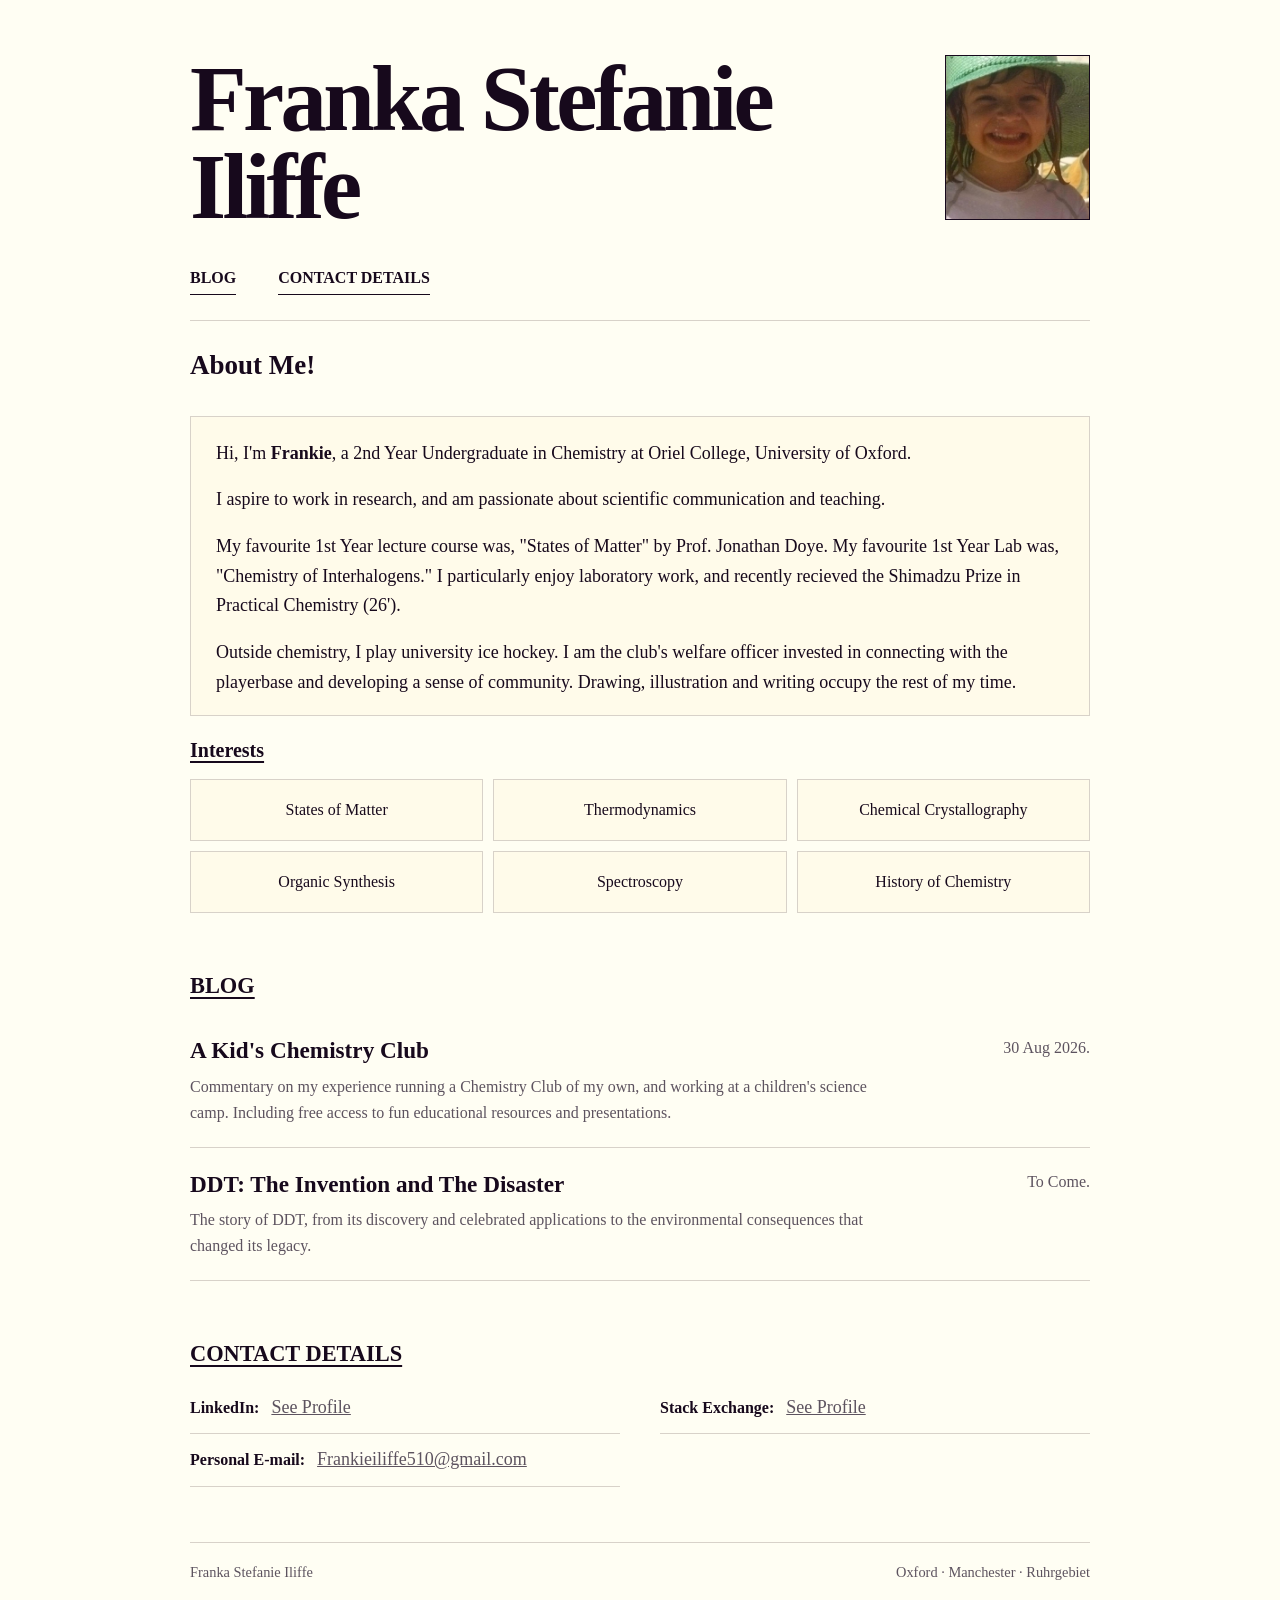
<file: index.html>
<!doctype html>
<html lang="en">
<head>
  <meta charset="utf-8">
  <meta name="viewport" content="width=device-width, initial-scale=1">
  <title>Franka Stefanie Iliffe</title>
  <link rel="stylesheet" href="style.css">
</head>
<body>
<main class="site">
  <header class="header">
    <div class="header-main">
      <a class="site-name" href="index.html">Franka Stefanie Iliffe</a>
      <nav class="nav" aria-label="Main navigation">
        <a href="#blog">BLOG</a>
        <a href="#contact">CONTACT DETAILS</a>
      </nav>
    </div>
    <div class="profile-photo">
      <img src="IMG_3393.JPG" alt="Franka Stefanie Iliffe">
    </div>
  </header>

  <h2 class="about-heading">About Me!</h2>
  <section class="about">
    <p>Hi, I'm <strong>Frankie</strong>, a 2nd Year Undergraduate in Chemistry at Oriel College, University of Oxford.</p>
    <p>I aspire to work in research, and am passionate about scientific communication and teaching.</p>
    <p>My favourite 1st Year lecture course was, "States of Matter" by Prof. Jonathan Doye. My favourite 1st Year Lab was, "Chemistry of Interhalogens." I particularly enjoy laboratory work, and recently recieved the Shimadzu Prize in Practical Chemistry (26').</p>
    <p>Outside chemistry, I play university ice hockey. I am the club's welfare officer invested in connecting with the playerbase and developing a sense of community. Drawing, illustration and writing occupy the rest of my time. </p>
  </section>

  <section id="interests">

    <h2 class="interests-heading">Interests</h2>

    <div class="interests">
        <a href="#blog">States of Matter</a>
        <a href="#blog">Thermodynamics</a>
        <a href="#blog">Chemical Crystallography</a>
        <a href="#blog">Organic Synthesis</a>
        <a href="#blog">Spectroscopy</a>
        <a href="#blog">History of Chemistry</a>
    </div>

</section>

  <section id="blog" class="blog">
    <div class="section-title">BLOG</div>
    <article class="blog-row">
      <div>
        <a class="post-title" href="teaching-science-to-children.html">A Kid's Chemistry Club</a>
        <p class="post-description">Commentary on my experience running a Chemistry Club of my own, and working at a children's science camp. Including free access to fun educational resources and presentations.</p>
      </div>
      <time>30 Aug 2026.</time>
    </article>
    <article class="blog-row">
      <div>
        <a class="post-title" href="posts/ddt.html">DDT: The Invention and The Disaster</a>
        <p class="post-description">The story of DDT, from its discovery and celebrated applications to the environmental consequences that changed its legacy.</p>
      </div>
      <time>To Come.</time>
    </article>
  </section>

  <section id="contact" class="contact">
    <div class="section-title">CONTACT DETAILS</div>
    <div class="contact-grid">
      <div><span class="contact-label">LinkedIn:</span><a href="https://www.linkedin.com/in/franka-iliffe-574355298/" target="_blank" rel="noopener noreferrer">See Profile</a></div>
      <div><span class="contact-label">Stack Exchange:</span><a href="https://chemistry.stackexchange.com/users/151918/franka-iliffe" target="_blank" rel="noopener noreferrer">See Profile</a></div>
      <div><span class="contact-label">Personal E-mail:</span><a href="mailto:Frankieiliffe510@gmail.com">Frankieiliffe510@gmail.com</a></div>
    </div>
  </section>

  <footer><span>Franka Stefanie Iliffe</span><span>Oxford · Manchester · Ruhrgebiet</span></footer>
</main>
</body>
</html>
</file>
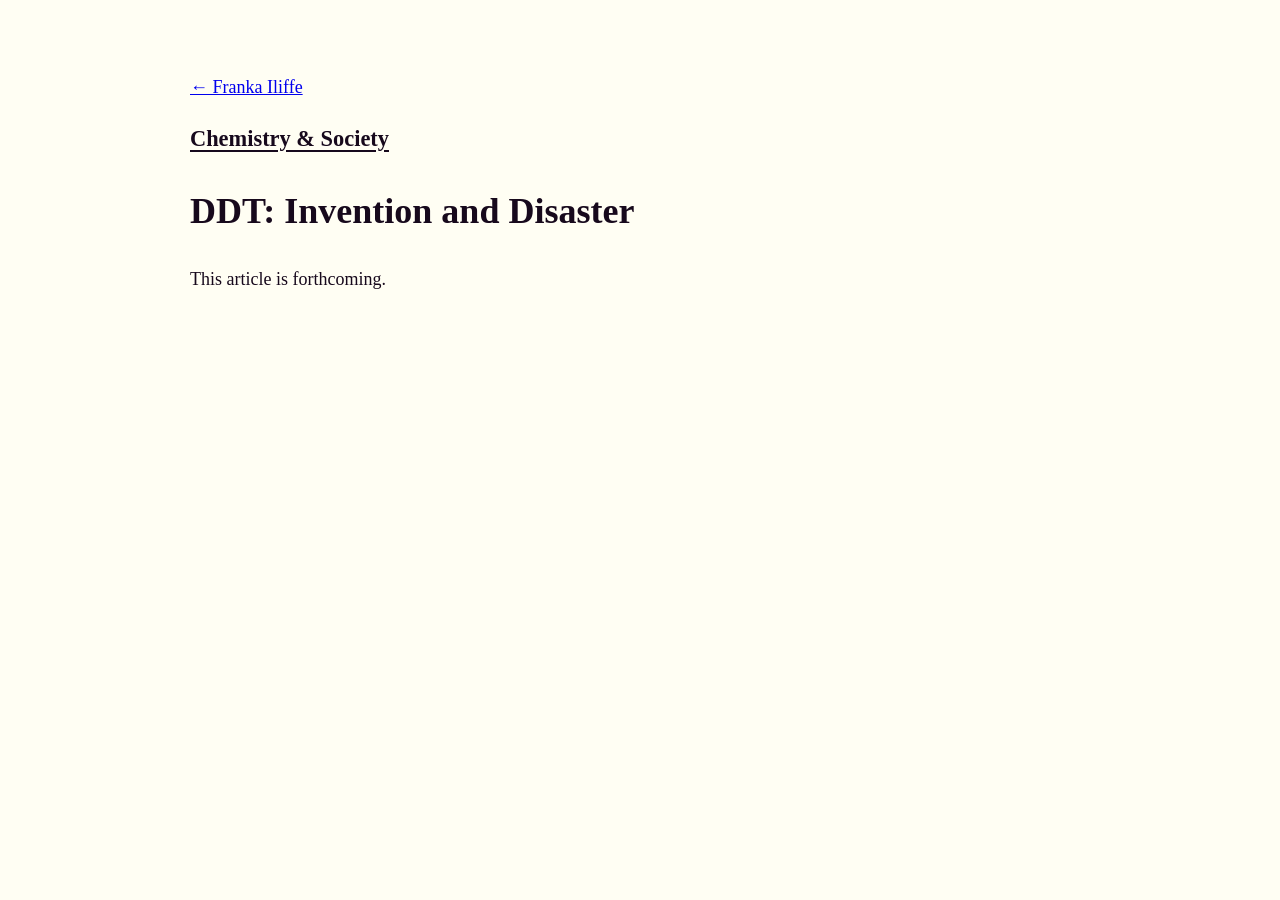
<file: ddt.html>
<!doctype html><html lang="en"><head><meta charset="utf-8"><meta name="viewport" content="width=device-width, initial-scale=1"><title>DDT: Invention and Disaster — Franka Iliffe</title><link rel="stylesheet" href="../style.css"></head><body><main class="site"><p><a href="../index.html">← Franka Iliffe</a></p><p class="section-title">Chemistry & Society</p><h1>DDT: Invention and Disaster</h1><p>This article is forthcoming.</p></main></body></html>
</file>
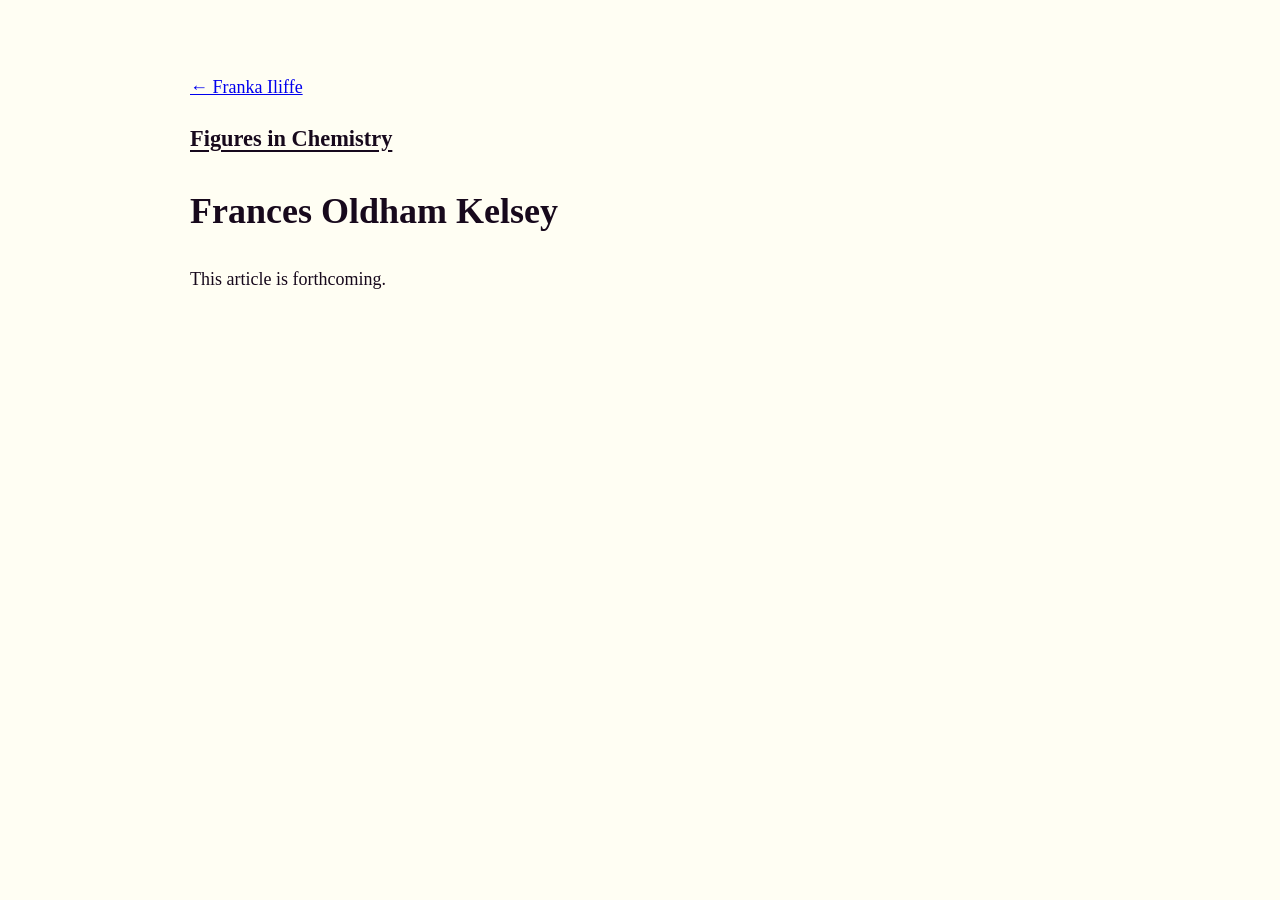
<file: frances-oldham-kelsey.html>
<!doctype html><html lang="en"><head><meta charset="utf-8"><meta name="viewport" content="width=device-width, initial-scale=1"><title>Frances Oldham Kelsey — Franka Iliffe</title><link rel="stylesheet" href="../style.css"></head><body><main class="site"><p><a href="../index.html">← Franka Iliffe</a></p><p class="section-title">Figures in Chemistry</p><h1>Frances Oldham Kelsey</h1><p>This article is forthcoming.</p></main></body></html>
</file>
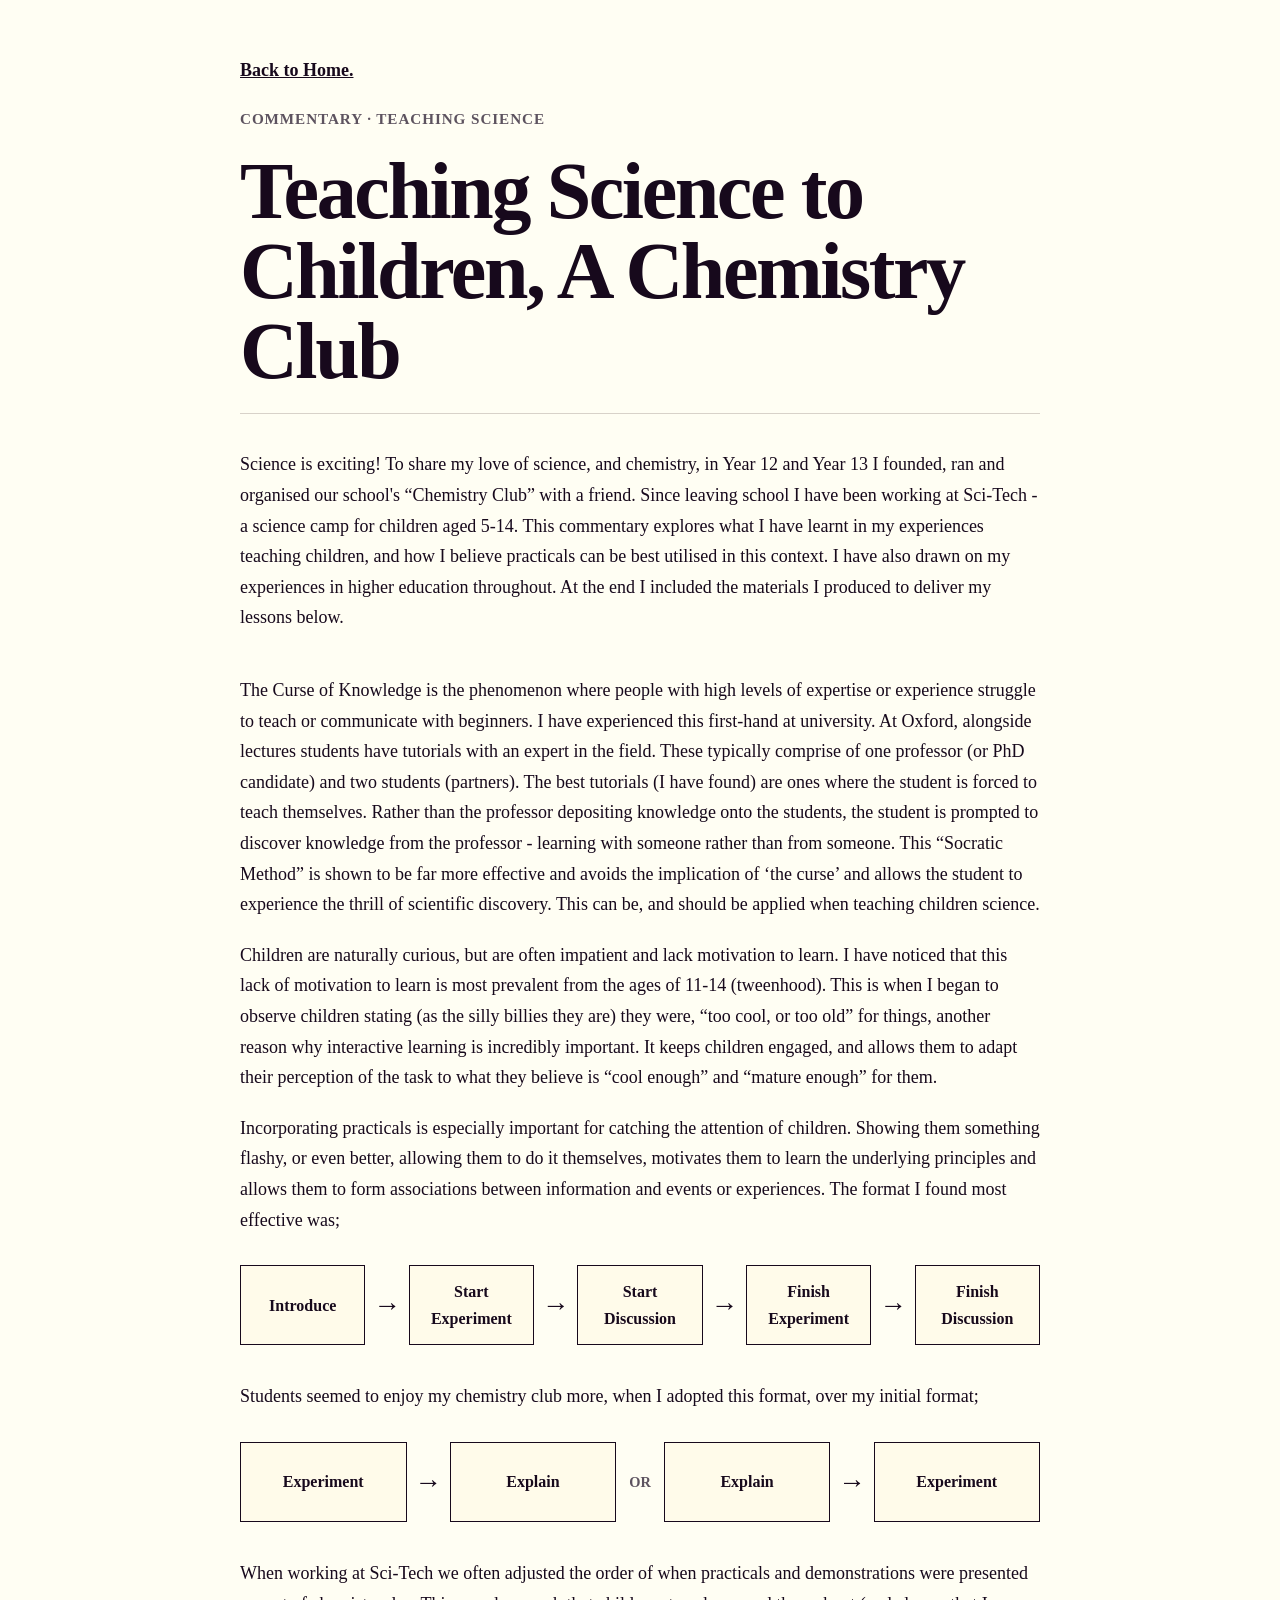
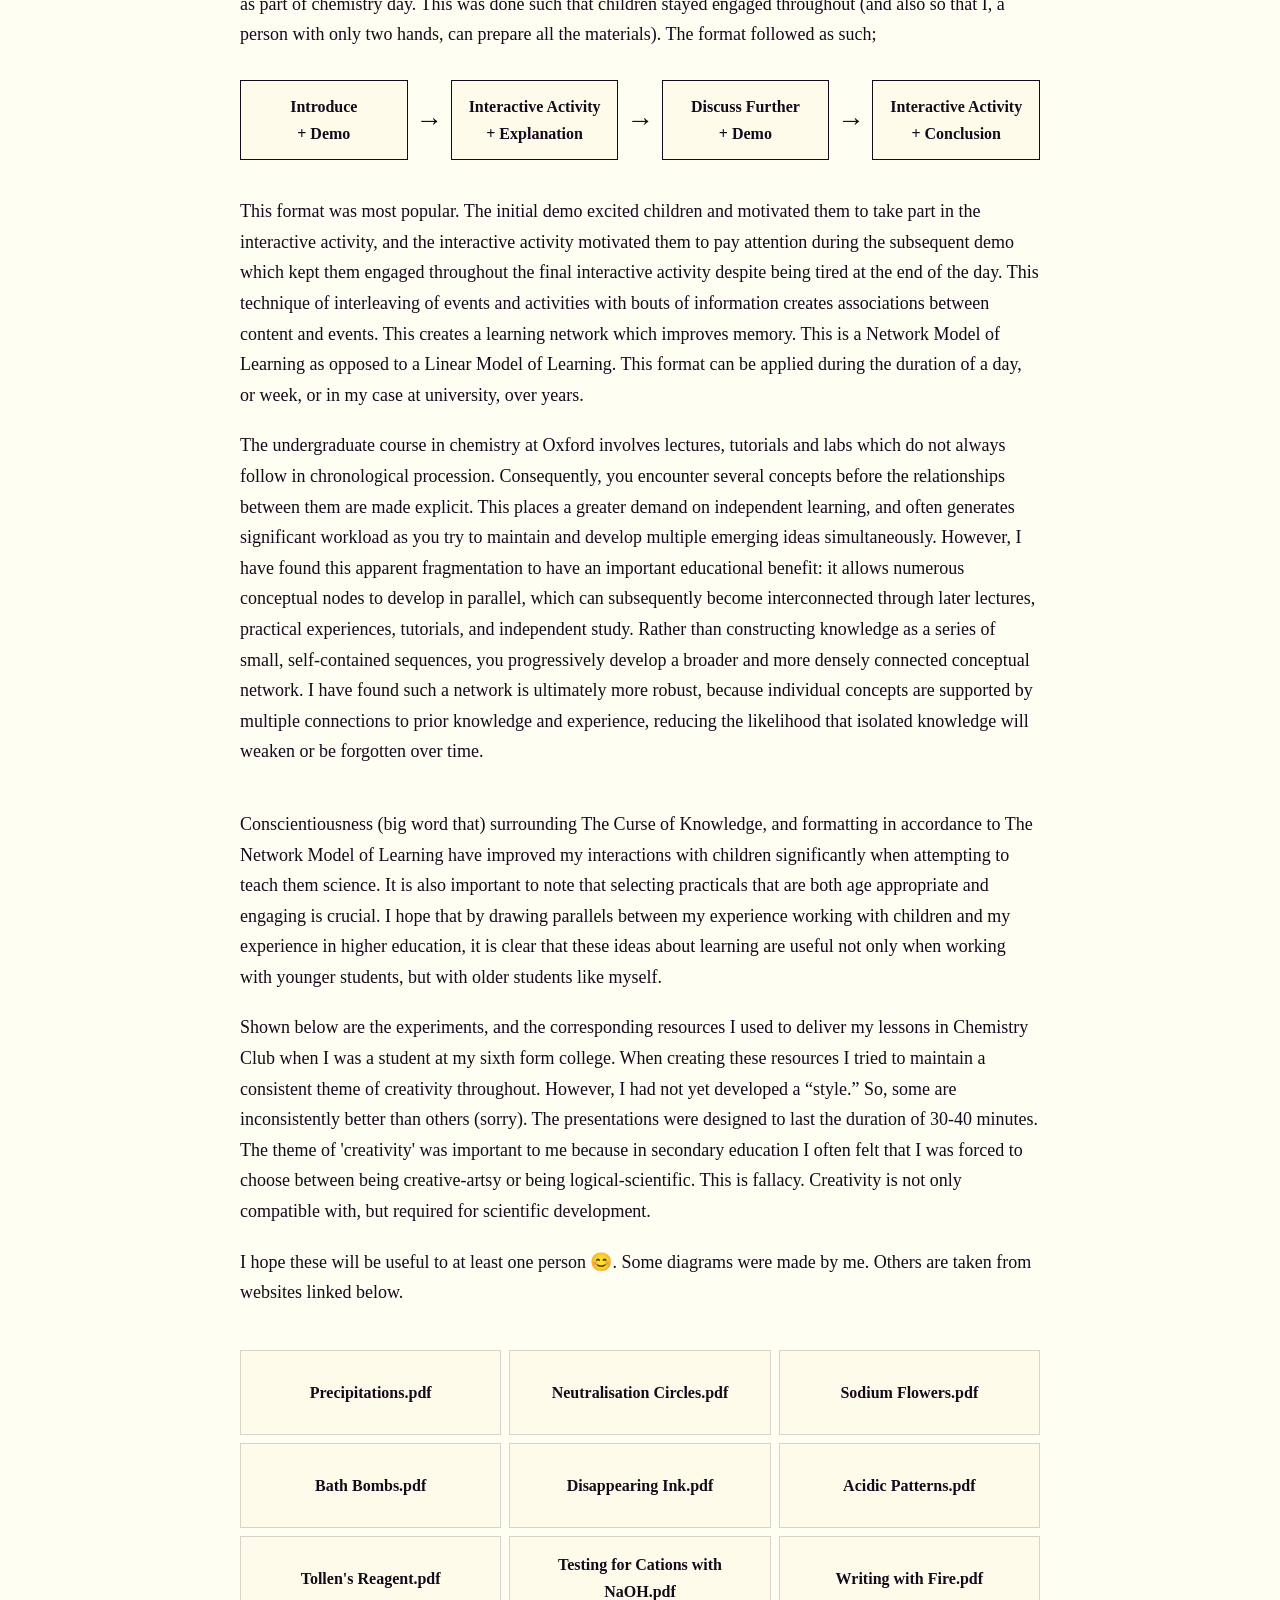
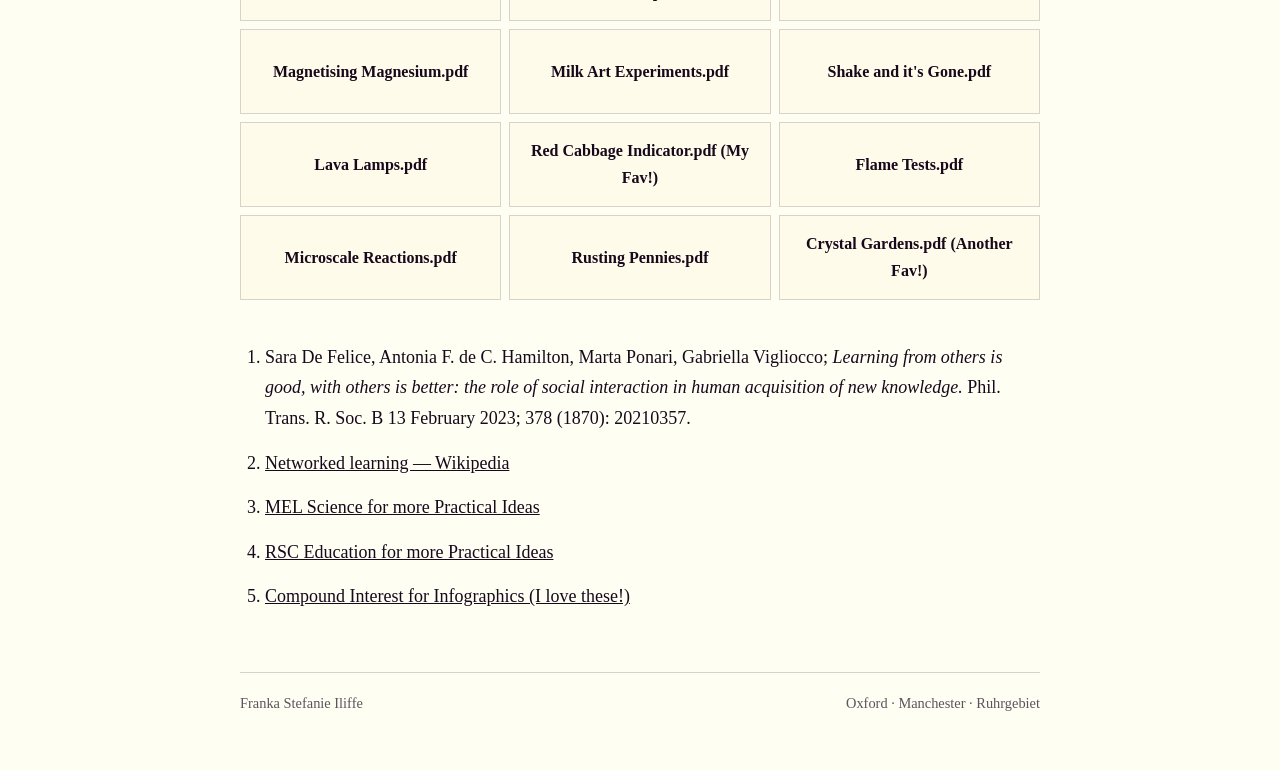
<file: teaching-science-to-children.html>
<!doctype html>
<html lang="en">

<head>

    <meta charset="utf-8">

    <meta
        name="viewport"
        content="width=device-width, initial-scale=1"
    >

    <title>Teaching Science to Children, A Chemistry Club — Franka Iliffe</title>

    <link rel="stylesheet" href="style.css">

    <style>

        /* =====================================================
           ARTICLE PAGE
           ===================================================== */

        .article-page {
            width: min(800px, calc(100% - 48px));
            margin: 0 auto;
            padding: 55px 0 55px;

            color: var(--purple);
            font-family: "Times New Roman", Times, serif;
            font-size: 18px;
            line-height: 1.7;
        }


        /* ---------- Back link ---------- */

        .article-back {
            margin: 0 0 0px;
        }

        .article-back a {
            color: var(--purple);
            font-weight: bold;
            text-decoration: underline;
        }


        /* ---------- Article heading ---------- */

        .article-header {
            padding-bottom: 22px;
            margin-bottom: 35px;

            border-bottom: 1px solid var(--line);
        }

        .article-kicker {
            margin: 0 0 8px;

            color: var(--muted);

            font-family: "Times New Roman", Times, serif;
            font-size: 0.95rem;
            font-weight: bold;

            text-transform: uppercase;
            letter-spacing: 0.06em;
        }

        .article-header h1 {
            max-width: 820px;
            margin: 0;

            color: var(--purple);

            font-family: "Times New Roman", Times, serif;
            font-size: clamp(2.8rem, 7vw, 5rem);
            font-weight: bold;
            line-height: 1;
            letter-spacing: -0.03em;
        }


        /* ---------- Sections ---------- */

        .article-page section {
            margin: 0 0 42px;
        }

        .article-page h2 {
            margin: 0 0 14px;

            color: var(--purple);

            font-family: "Times New Roman", Times, serif;
            font-size: 1.55rem;
            font-weight: bold;

            text-decoration: underline;
            text-underline-offset: 4px;
        }

        .article-page p {
            max-width: 800px;
            margin: 0 0 20px;
        }


        /* =====================================================
           FLOW DIAGRAMS
           ===================================================== */

        .flow-section {
            margin: 30px 0 36px;
        }

        .flow-title {
            margin-bottom: 14px;

            color: var(--purple);

            font-family: "Times New Roman", Times, serif;
            font-size: 1.15rem;
            font-weight: bold;
        }

        .flow {
            display: flex;
            align-items: stretch;
            justify-content: center;

            width: 100%;

            gap: 8px;
        }

        .flow-box {
            display: flex;
            align-items: center;
            justify-content: center;

            min-height: 80px;

            padding: 12px 14px;

            background: var(--soft-yellow);
            border: 1px solid var(--purple);

            color: var(--purple);

            font-family: "Times New Roman", Times, serif;
            font-size: 1rem;
            font-weight: bold;

            text-align: center;

            flex: 1;
        }

        .flow-arrow {
            display: flex;
            align-items: center;
            justify-content: center;

            color: var(--purple);

            font-family: "Times New Roman", Times, serif;
            font-size: 1.7rem;
            font-weight: bold;

            flex-shrink: 0;
        }

        .flow-or {
            display: flex;
            align-items: center;
            justify-content: center;

            padding: 0 5px;

            color: var(--muted);

            font-family: "Times New Roman", Times, serif;
            font-size: 0.9rem;
            font-weight: bold;

            flex-shrink: 0;
        }


        /* =====================================================
           RESOURCE BOXES
           ===================================================== */

        .resource-grid {
            display: grid;

            grid-template-columns: repeat(3, 1fr);

            gap: 8px;

            margin-top: 20px;
        }

        .resource-box {
            display: flex;
            align-items: center;
            justify-content: center;

            min-height: 85px;

            padding: 10px;

            background: var(--soft-yellow);
            border: 1px solid var(--line);

            color: var(--purple);

            font-family: "Times New Roman", Times, serif;
            font-size: 1rem;
            font-weight: bold;

            text-align: center;
            text-decoration: none;
        }

        .resource-box:hover {
            background: var(--purple);
            color: var(--background);
        }


        /* =====================================================
           REFERENCES
           ===================================================== */

        .references {
            max-width: 800px;

            padding-left: 25px;
        }

        .references li {
            margin-bottom: 14px;
        }

        .references a {
            color: var(--purple);
        }


        /* =====================================================
           FOOTER
           ===================================================== */

        .article-footer {
            display: flex;
            justify-content: space-between;

            margin-top: 60px;
            padding-top: 18px;

            border-top: 1px solid var(--line);

            color: var(--muted);

            font-family: "Times New Roman", Times, serif;
            font-size: 0.9rem;
        }


        /* =====================================================
           MOBILE
           ===================================================== */

        @media (max-width: 800px) {

            .article-page {
                width: min(100% - 30px, 900px);
                padding-top: 35px;
            }

            .flow {
                flex-direction: column;
            }

            .flow-box {
                width: 100%;
                flex: none;
            }

            .flow-arrow {
                transform: rotate(90deg);
            }

            .flow-or {
                min-height: 35px;
            }

            .resource-grid {
                grid-template-columns: 1fr;
            }

            .article-footer {
                display: block;
            }

            .article-footer span {
                display: block;
                margin-bottom: 6px;
            }
        }

    </style>

</head>


<body>

<main class="article-page">


    <!-- =====================================================
         HEADER
         ===================================================== -->

    <p class="article-back">
        <a href="https://frankailiffe.github.io/Personal-Blog/##contact">Back to Home.</a>
    </p>


    <header class="article-header">

        <p class="article-kicker">
            Commentary · Teaching Science
        </p>

        <h1>
            Teaching Science to Children, A Chemistry Club
        </h1>

    </header>


    <!-- =====================================================
         INTRODUCTION
         ===================================================== -->

    <section>

        <p>
            Science is exciting! To share my love of science, and chemistry, in Year 12 and Year 13 I founded, ran and organised our              school's “Chemistry Club” with a friend. Since leaving school I have been working at Sci-Tech
            - a science camp for children aged 5-14. This commentary explores what I have learnt in my experiences
            teaching children, and how I believe practicals can be best utilised in this context. 
            I have also drawn on my experiences in higher education throughout. At the end I included the materials I produced to 
            deliver my lessons below.
        </p>

    </section>


    <!-- =====================================================
         DISCUSSION
         ===================================================== -->

    <section>

        <p>
            The Curse of Knowledge is the phenomenon where people with high
            levels of expertise or experience struggle to teach or communicate
            with beginners. I have experienced this first-hand at university.
            At Oxford, alongside lectures students have tutorials with an
            expert in the field. These typically comprise of one professor (or PhD candidate) and
            two students (partners). The best tutorials (I have found) are
            ones where the student is forced to teach themselves. Rather than
            the professor depositing knowledge onto the students, the student
            is prompted to discover knowledge from the professor - learning
            with someone rather than from someone. This “Socratic Method” is shown to be far more effective and avoids
            the implication of ‘the curse’ and allows the student to experience
            the thrill of scientific discovery. This can be, and should be
            applied when teaching children science.
        </p>

        <p>
            Children are naturally curious, but are often impatient and lack
            motivation to learn. I have noticed that this lack of motivation to learn
            is most prevalent from the ages of 11-14 (tweenhood). This is when
            I began to observe children stating (as the silly billies they are) they
            were, “too cool, or too old” for things, another reason why
            interactive learning is incredibly important. It keeps children engaged, and allows them to adapt their
            perception of the task to what they believe is “cool enough” and
            “mature enough” for them.
        </p>

        <p>
            Incorporating practicals is especially important for catching the
            attention of children. Showing them something flashy, or even
            better, allowing them to do it themselves, motivates them to learn
            the underlying principles and allows them to form associations between information and events or experiences. 
            The format I found most effective was;
        </p>


        <!-- FIRST FLOW DIAGRAM -->

        <div class="flow-section">

            <div class="flow">

                <div class="flow-box">
                    Introduce
                </div>

                <div class="flow-arrow">
                    →
                </div>

                <div class="flow-box">
                    Start<br>Experiment
                </div>

                <div class="flow-arrow">
                    →
                </div>

                <div class="flow-box">
                    Start<br>Discussion
                </div>

                <div class="flow-arrow">
                    →
                </div>

                <div class="flow-box">
                    Finish<br>Experiment
                </div>

                <div class="flow-arrow">
                    →
                </div>

                <div class="flow-box">
                    Finish<br>Discussion
                </div>

            </div>

        </div>


        <p>
            Students seemed to enjoy my chemistry club more, when I adopted
            this format, over my initial format;
        </p>


        <!-- SECOND FLOW DIAGRAM -->

        <div class="flow-section">

            <div class="flow">

                <div class="flow-box">
                    Experiment
                </div>

                <div class="flow-arrow">
                    →
                </div>

                <div class="flow-box">
                    Explain
                </div>

                <div class="flow-or">
                    OR
                </div>

                <div class="flow-box">
                    Explain
                </div>

                <div class="flow-arrow">
                    →
                </div>

                <div class="flow-box">
                    Experiment
                </div>

            </div>

        </div>


        <p>
            When working at Sci-Tech we often adjusted the order of when
            practicals and demonstrations were presented as part of chemistry day. 
            This was done such that children stayed engaged
            throughout (and also so that I, a person with only two hands, can
            prepare all the materials). The format followed as such;
        </p>


        <!-- THIRD FLOW DIAGRAM -->

        <div class="flow-section">

            <div class="flow">

                <div class="flow-box">
                    Introduce<br>+ Demo
                </div>

                <div class="flow-arrow">
                    →
                </div>

                <div class="flow-box">
                    Interactive Activity<br>+ Explanation
                </div>

                <div class="flow-arrow">
                    →
                </div>

                <div class="flow-box">
                    Discuss Further<br>+ Demo
                </div>

                <div class="flow-arrow">
                    →
                </div>

                <div class="flow-box">
                    Interactive Activity<br>+ Conclusion
                </div>

            </div>

        </div>


        <p>
            This format was most popular. The initial demo excited children and
            motivated them to take part in the interactive activity, and the
            interactive activity motivated them to pay attention during the
            subsequent demo which kept them engaged throughout the final
            interactive activity despite being tired at the end of the day. 
            This technique of interleaving of events and activities with bouts
            of information creates associations between content and events. 
            This creates a learning network which improves memory. This is a Network Model of Learning as opposed to a Linear Model of
            Learning. This format can be applied during the duration of a day, or week, or in my case at university, over years.
        </p>

        <p>
            The undergraduate course in chemistry at Oxford involves lectures, tutorials
            and labs which do not always follow in chronological procession.
            Consequently, you encounter several concepts before the relationships
            between them are made explicit. This places a greater demand on independent learning, and often
            generates significant workload as you try to maintain and develop
            multiple emerging ideas simultaneously. However, I have found this apparent fragmentation to have an important
            educational benefit: it allows numerous conceptual nodes to develop
            in parallel, which can subsequently become interconnected through
            later lectures, practical experiences, tutorials, and independent
            study. Rather than constructing knowledge as a series of small,
            self-contained sequences, you progressively develop a broader and
            more densely connected conceptual network. I have found such a network is ultimately more robust, because
            individual concepts are supported by multiple connections to prior
            knowledge and experience, reducing the likelihood that isolated
            knowledge will weaken or be forgotten over time.
        </p>

    </section>


    <!-- =====================================================
         CONCLUSION
         ===================================================== -->

    <section>

        <p>
            Conscientiousness (big word that) surrounding The Curse of
            Knowledge, and formatting in accordance to The Network Model of
            Learning have improved my interactions with children significantly
            when attempting to teach them science. It is also important to note that selecting practicals that are both
            age appropriate and engaging is crucial. I hope that by drawing parallels between my experience working with children 
            and my experience in higher education, it is clear that these ideas about learning are useful not only when working with 
            younger students, but with older students like myself. 
        </p>

        <p>
            Shown below are the experiments, and the corresponding resources I
            used to deliver my lessons in Chemistry Club when I was a student
            at my sixth form college. When creating these resources I tried to maintain a consistent
            theme of creativity throughout. However, I had not yet developed a “style.” So, some are
            inconsistently better than others (sorry). The presentations were
            designed to last the duration of 30-40 minutes. The theme of 'creativity' was important to me because in secondary
            education I often felt that I was forced to choose between being creative-artsy or being logical-scientific. This is 
            fallacy. Creativity is not only compatible with, but required for scientific development.
        </p>

        <p>
            I hope these will be useful to at least one person 😊. Some diagrams were made by me. 
            Others are taken from websites linked below. 
        </p>

    </section>


    <!-- =====================================================
         RESOURCES
         ===================================================== -->

    <section>

        <div class="resource-grid">

            <a class="resource-box"
               href="https://drive.google.com/file/d/1yWseuAG6OAHykYwBPM19tPhYT8jurAnP/view?usp=drive_link">
                Precipitations.pdf
            </a>

            <a class="resource-box"
               href="https://drive.google.com/file/d/1dFR-tiX11j_auDNi68uLDMLMqTfiU3tp/view?usp=drive_link">
                Neutralisation Circles.pdf
            </a>

            <a class="resource-box"
               href="https://drive.google.com/file/d/17x5bOR189_Xyz0mzNA7cinesrG5pztN7/view?usp=drive_link">
                Sodium Flowers.pdf
            </a>

            <a class="resource-box"
               href="https://drive.google.com/file/d/1ghslaq9Oq3NAPLrrN4-_73o2bCvLl6xc/view?usp=drive_link">
                Bath Bombs.pdf
            </a>

            <a class="resource-box"
               href="https://drive.google.com/file/d/1LR0Zq0HYkDs5nGFXoe3Tv9xQ0CoVjSyT/view?usp=drive_link">
                Disappearing Ink.pdf
            </a>

            <a class="resource-box"
               href="https://drive.google.com/file/d/1x9ZzBp1769Rn5QqMtslhJKlIrsJFDD74/view?usp=drive_link">
                Acidic Patterns.pdf
            </a>

            <a class="resource-box"
               href="https://drive.google.com/file/d/1sbdfiJQJ1cbJwnM8sRBH-ZddwMviRUgr/view?usp=drive_link">
                Tollen's Reagent.pdf
            </a>

            <a class="resource-box"
               href="https://drive.google.com/file/d/1OLGXeufKnoA2vvl2B2pp4WJk0qZjbKM-/view?usp=drive_link">
                Testing for Cations with NaOH.pdf
            </a>

            <a class="resource-box"
               href="https://drive.google.com/file/d/1gS_UVeEV1G-omlu6nhBtR-tDcK0ZdQ_X/view?usp=drive_link">
                Writing with Fire.pdf
            </a>

            <a class="resource-box"
               href="https://drive.google.com/file/d/1_3bwflC5C0lo567kXLuloAWNiXEHmLHw/view?usp=drive_link">
                Magnetising Magnesium.pdf
            </a>

            <a class="resource-box"
               href="https://drive.google.com/file/d/1f1X25anaN9I6o32UivjMAoYZiZMDUTMz/view?usp=drive_link">
                Milk Art Experiments.pdf
            </a>

            <a class="resource-box"
               href="https://drive.google.com/file/d/18HpsP57J_QcFOaZ6BoZ_X38IbuQlhhG1/view?usp=drive_link">
                Shake and it's Gone.pdf
            </a>

            <a class="resource-box"
               href="https://drive.google.com/file/d/1aDKfNj-HY-_oti-dwYZUuIcpK6yTx0YW/view?usp=drive_link">
                Lava Lamps.pdf
            </a>

            <a class="resource-box"
               href="https://drive.google.com/file/d/1dkSFTZPeMRqaSau5k-KBjFLJMsz18sRX/view?usp=drive_link">
                Red Cabbage Indicator.pdf (My Fav!)
            </a>

            <a class="resource-box"
               href="https://drive.google.com/file/d/1DRn97A6m76pULJm9sQTrEStOzebo9MIY/view?usp=drive_link">
                Flame Tests.pdf
            </a>

            <a class="resource-box"
               href="https://drive.google.com/file/d/1W9ZHm-xytnu1g_w6L0BkdN5ZXQQHjjvz/view?usp=drive_link">
                Microscale Reactions.pdf
            </a>

            <a class="resource-box"
               href="https://drive.google.com/file/d/1NRAQHZiCZhL_qknZ6n_F5zLHf2jLZI5U/view?usp=drive_link">
                Rusting Pennies.pdf
            </a>

            <a class="resource-box"
               href="https://drive.google.com/file/d/1Qjc04f9wO1sIWzt3M75Pavsceg_i3g6O/view?usp=drive_link">
                Crystal Gardens.pdf (Another Fav!)
            </a>

        </div>

    </section>


    <!-- =====================================================
         CITATIONS
         ===================================================== -->

    <section>

        <ol class="references">

            <li>
                Sara De Felice, Antonia F. de C. Hamilton, Marta Ponari,
                Gabriella Vigliocco;
                <em>
                    Learning from others is good, with others is better:
                    the role of social interaction in human acquisition
                    of new knowledge.
                </em>
                Phil. Trans. R. Soc. B 13 February 2023;
                378 (1870): 20210357.
            </li>

            <li>
                <a
                    href="https://en.wikipedia.org/wiki/Networked_learning"
                    target="_blank"
                    rel="noopener noreferrer"
                >
                    Networked learning — Wikipedia
                </a>
            </li>

             <li>
                <a
                    href="https://melscience.com/GB-en/?utm_source=google&utm_campaign=UK_Search_Brand&utm_term=FLASHSALE&utm_medium=cpc&isbrand=true&gad_source=1&gad_campaignid=17885622956&gclid=CjwKCAjwzNTUBhAjEiwA7zcvWqBOrdM1AUmKT6ZUz3qo4g1sYOTZlwPKF7CoVrWm1u2-NOiRJ_IOxRoCOXgQAvD_BwE"
                    target="_blank"
                    rel="noopener noreferrer"
                >
                    MEL Science for more Practical Ideas
                </a>
            </li>

            <li>
                <a
                    href="https://edu.rsc.org"
                    target="_blank"
                    rel="noopener noreferrer"
                >
                    RSC Education for more Practical Ideas
                </a>
            </li>

            <li>
                <a
                    href="https://www.compoundchem.com"
                    target="_blank"
                    rel="noopener noreferrer"
                >
                    Compound Interest for Infographics (I love these!)
                </a>
            </li>
        </ol>

    </section>


    <!-- =====================================================
         FOOTER
         ===================================================== -->

    <footer class="article-footer">

        <span>
            Franka Stefanie Iliffe
        </span>

        <span>
            Oxford · Manchester · Ruhrgebiet
        </span>

    </footer>


</main>

</body>
</html>
</file>
<file: style.css>
/* =========================================================
   FRANKA STEFANIE ILIFFE
   Personal website
   ========================================================= */


/* ---------- Colour palette ---------- */

:root {
    --background: #fffef3;   /* extremely pale warm yellow */
    --purple: #17091c;       /* almost-black deep purple */
    --muted: #5d535f;
    --line: #d8d2c9;
    --soft-yellow: #fffbea;
}


/* ---------- Basic reset ---------- */

* {
    box-sizing: border-box;
}

html {
    scroll-behavior: smooth;
}

body {
    margin: 0;
    background: var(--background);
    color: var(--purple);
    font-family: "Times New Roman", Times, serif;
    font-size: 18px;
    line-height: 1.65;
}


/* ---------- Main page ---------- */

.site {
    width: min(900px, calc(100% - 48px));
    margin: 0 auto;
    padding: 55px 0 70px;
}


/* ---------- Header ---------- */

.header {
    position: relative;
    min-height: 180px;
    padding-bottom: 25px;
    border-bottom: 1px solid var(--line);
}

.header-main {
    padding-right: 190px;
}


/* Main name */

.site-name {
    display: inline-block;
    margin: 0 0 10px;

    color: var(--purple);

    font-family: "Times New Roman", Times, serif;
    font-size: clamp(3.2rem, 8vw, 5.8rem);
    font-weight: bold;
    line-height: 0.95;

    letter-spacing: -0.04em;
    text-decoration: none;
}


/* Navigation */

.nav {
    display: flex;
    gap: 42px;
    margin-top: 24px;
}

.nav a {
    color: var(--purple);

    font-family: "Times New Roman", Times, serif;
    font-size: 1rem;
    font-weight: bold;

    text-decoration: none;

    border-bottom: 1px solid var(--purple);
    padding-bottom: 2px;
}

.nav a:hover {
    opacity: 0.6;
}


/* Header photograph */

.profile-photo {
    position: absolute;
    top: 0;
    right: 0;

    width: 145px;
    height: 165px;

    border: 1px solid var(--purple);
    background: var(--soft-yellow);

    overflow: hidden;
}

.profile-photo img {
    display: block;

    width: 100%;
    height: 100%;

    object-fit: cover;
}


/* ---------- About section ---------- */

.about {
    margin-top: 28px;

    padding: 22px 25px 18px;

    border: 1px solid var(--line);
    background: var(--soft-yellow);
}

.about p {
    margin: 0 0 17px;
}

.about p:last-child {
    margin-bottom: 0;
}

.about strong {
    font-weight: bold;
}


/* ---------- Interests ---------- */

#interests {
    margin-top: 18px;
    margin-bottom: 55px;
}

.interests-heading {
    margin: 0 0 12px;

    color: var(--purple);

    font-family: "Times New Roman", Times, serif;
    font-size: 1.25rem;
    font-weight: bold;

    text-decoration: underline;
    text-underline-offset: 4px;
}

.interests {
    display: grid;

    grid-template-columns: repeat(3, 1fr);

    width: 100%;

    gap: 10px;
}

.interests a {
    display: flex;
    align-items: center;
    justify-content: center;

    min-height: 62px;

    padding: 12px 14px;

    color: var(--purple);
    background: var(--soft-yellow);

    border: 1px solid var(--line);

    font-family: "Times New Roman", Times, serif;
    font-size: 1rem;
    font-weight: normal;

    text-align: center;
    text-decoration: none;
}

.interests a:hover {
    background: var(--purple);
    color: var(--background);
}


/* ---------- Section headings ---------- */

.section-title {
    margin: 0 0 9px;

    color: var(--purple);

    font-family: "Times New Roman", Times, serif;
    font-size: 1.4rem;
    font-weight: bold;

    text-decoration: underline;
    text-underline-offset: 4px;
}


/* ---------- Blog ---------- */

.blog-row {
    display: grid;

    grid-template-columns: 1fr auto;

    gap: 35px;

    padding: 17px 0 20px;

    border-bottom: 1px solid var(--line);
}


/* Blog article title */

.post-title {
    color: var(--purple);

    font-family: "Times New Roman", Times, serif;
    font-size: 1.45rem;
    font-weight: bold;

    text-decoration: none;
}

.post-title:hover {
    text-decoration: underline;
}


/* Blog description */

.post-description {
    max-width: 690px;

    margin: 4px 0 0;

    color: var(--muted);

    font-family: "Times New Roman", Times, serif;
    font-size: 1rem;
}


/* Blog date */

.blog-row time {
    padding-top: 4px;

    color: var(--muted);

    font-family: "Times New Roman", Times, serif;
    font-size: 1rem;

    white-space: nowrap;
}


/* ---------- Contact ---------- */

.contact {
    margin-top: 55px;
}

.contact-grid {
    display: grid;

    grid-template-columns: 1fr 1fr;

    gap: 0 40px;
}

.contact-grid > div {
    display: flex;
    align-items: baseline;

    gap: 12px;

    padding: 11px 0;

    border-bottom: 1px solid var(--line);
}


/* Contact labels */

.contact-label {
    color: var(--purple);

    font-family: "Times New Roman", Times, serif;
    font-size: 1rem;
    font-weight: bold;

    white-space: nowrap;
}


/* Contact links */

.contact a {
    color: var(--muted);

    font-family: "Times New Roman", Times, serif;

    overflow-wrap: anywhere;
}

.contact a:hover {
    color: var(--purple);
}


/* ---------- Footer ---------- */

footer {
    display: flex;
    justify-content: space-between;

    margin-top: 55px;
    padding-top: 18px;

    border-top: 1px solid var(--line);

    color: var(--muted);

    font-family: "Times New Roman", Times, serif;
    font-size: 0.9rem;
}


/* =========================================================
   ARTICLE PAGES
   ========================================================= */

.article {
    width: min(730px, calc(100% - 40px));

    margin: 0 auto;

    padding: 55px 0 70px;
}


/* Back link */

.article > a:first-child {
    color: var(--purple);

    font-size: 1rem;
    font-weight: bold;

    text-decoration: underline;
}


/* Article title */

.article h1 {
    margin: 45px 0 15px;

    color: var(--purple);

    font-family: "Times New Roman", Times, serif;
    font-size: clamp(3rem, 8vw, 5.3rem);
    font-weight: bold;

    line-height: 0.98;
    letter-spacing: -0.035em;
}


/* Article subtitle */

.article .lede {
    color: var(--muted);

    font-family: "Times New Roman", Times, serif;
    font-size: 1.15rem;
}


/* Article headings */

.article h2 {
    margin-top: 40px;

    font-family: "Times New Roman", Times, serif;
    font-size: 1.5rem;
    font-weight: bold;
}


/* Article links */

.article a {
    color: var(--purple);
}


/* =========================================================
   MOBILE
   ========================================================= */

@media (max-width: 700px) {

    body {
        font-size: 17px;
    }

    .site {
        width: min(100% - 30px, 900px);
        padding-top: 35px;
    }


    /* Header */

    .header {
        min-height: 0;
        padding-bottom: 22px;
    }

    .header-main {
        padding-right: 0;
    }

    .site-name {
        display: block;

        padding-right: 110px;

        font-size: clamp(2.8rem, 13vw, 4.4rem);
    }

    .profile-photo {
        width: 90px;
        height: 110px;
    }


    /* Navigation */

    .nav {
        justify-content: space-between;
        gap: 20px;

        margin-top: 25px;
    }

    .nav a {
        font-size: 0.95rem;
    }


    /* About */

    .about {
        padding: 18px 17px;
    }


    /* Blog */

    .blog-row {
        grid-template-columns: 1fr;

        gap: 2px;
    }

    .blog-row time {
        padding-top: 0;
    }


    /* Contact */

    .contact-grid {
        grid-template-columns: 1fr;
    }


    /* Footer */

    footer {
        display: block;
    }

    footer span {
        display: block;
        margin-bottom: 5px;
    }


    /* Articles */

    .article {
        width: min(100% - 30px, 730px);
        padding-top: 35px;
    }
}
</file>
